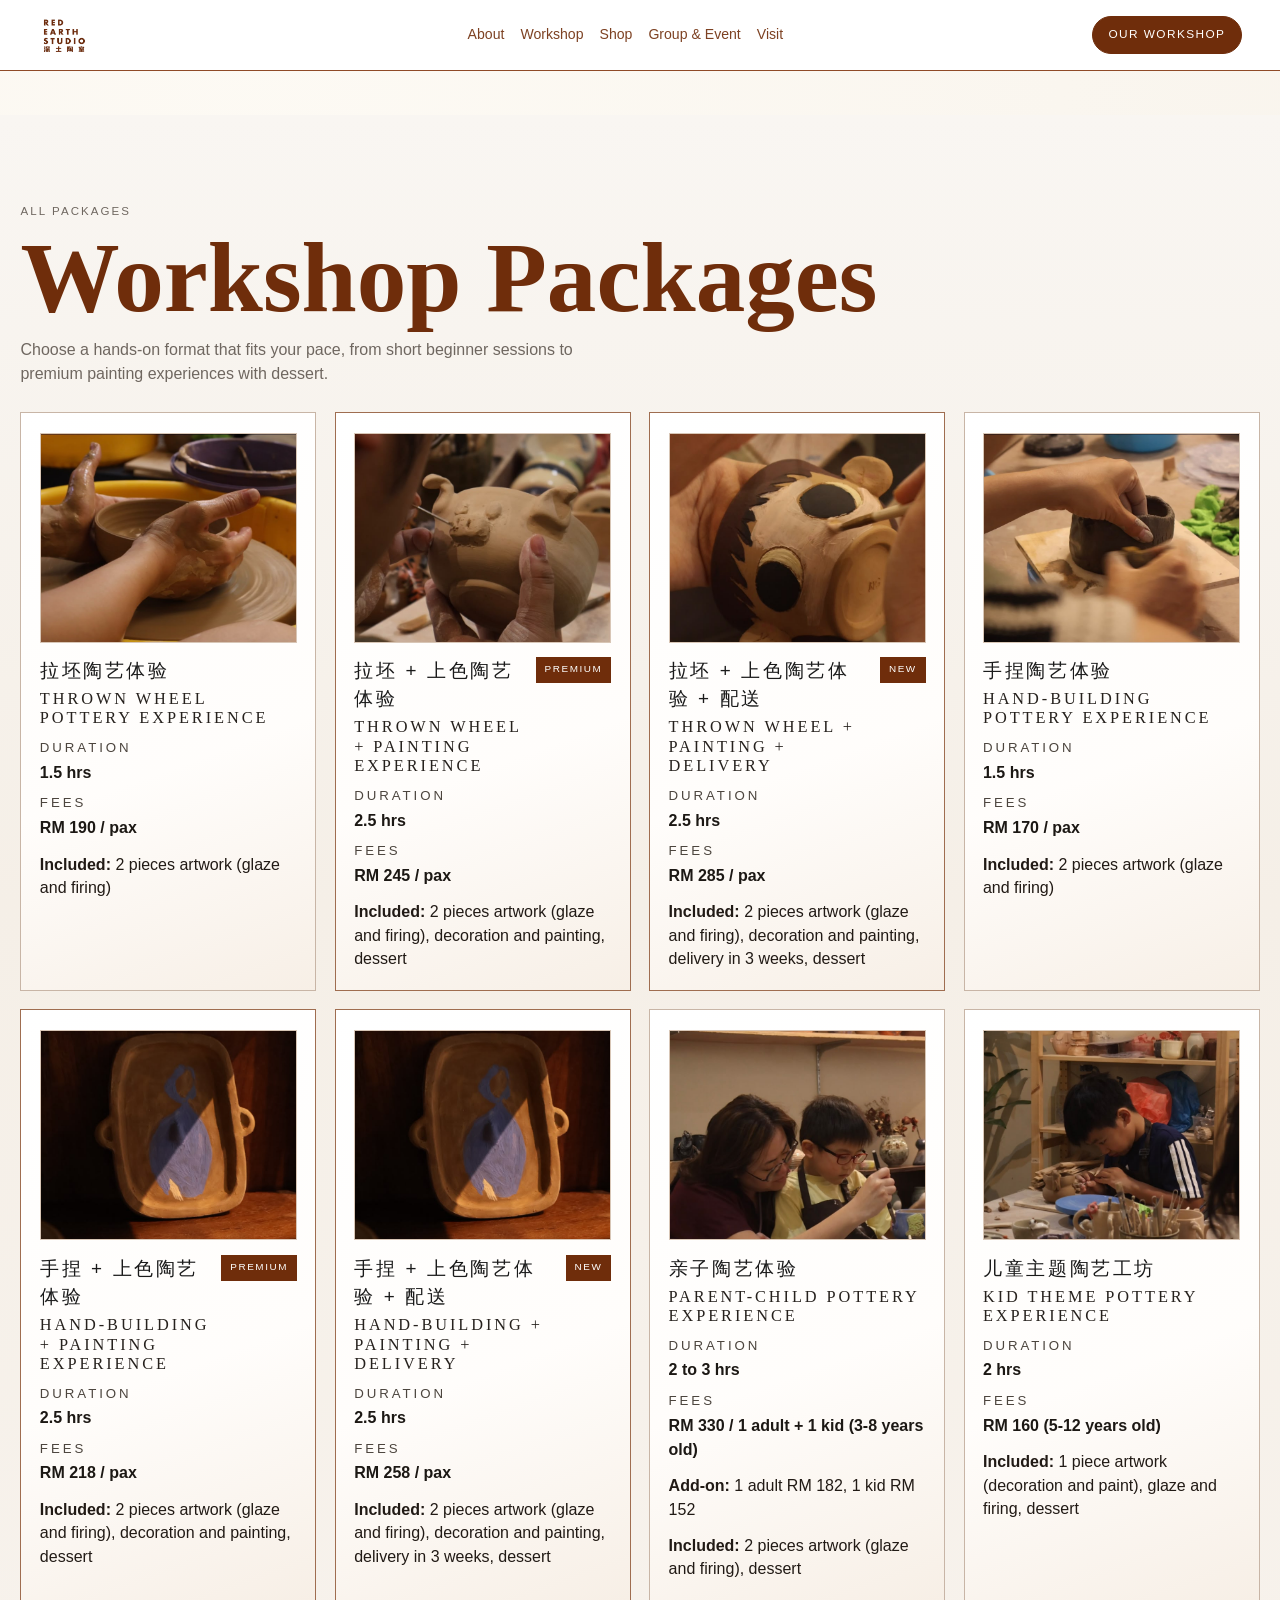
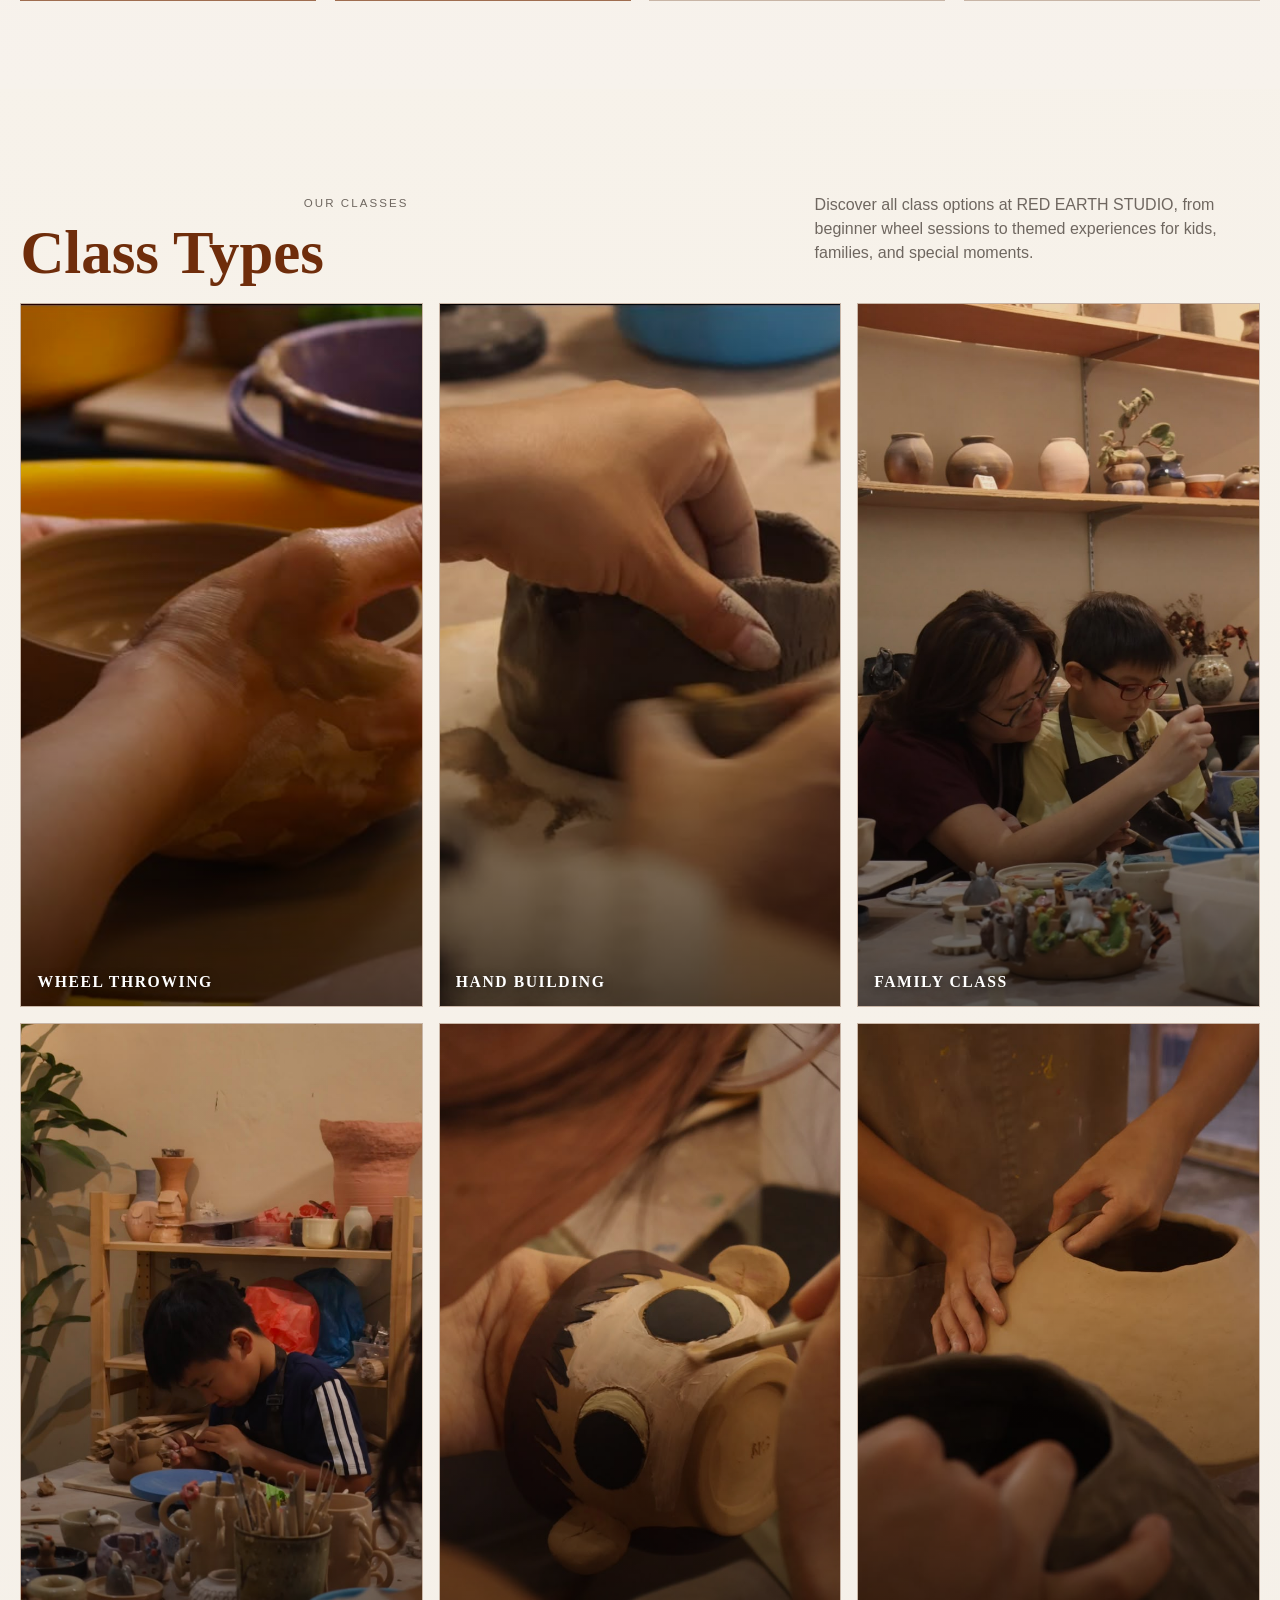
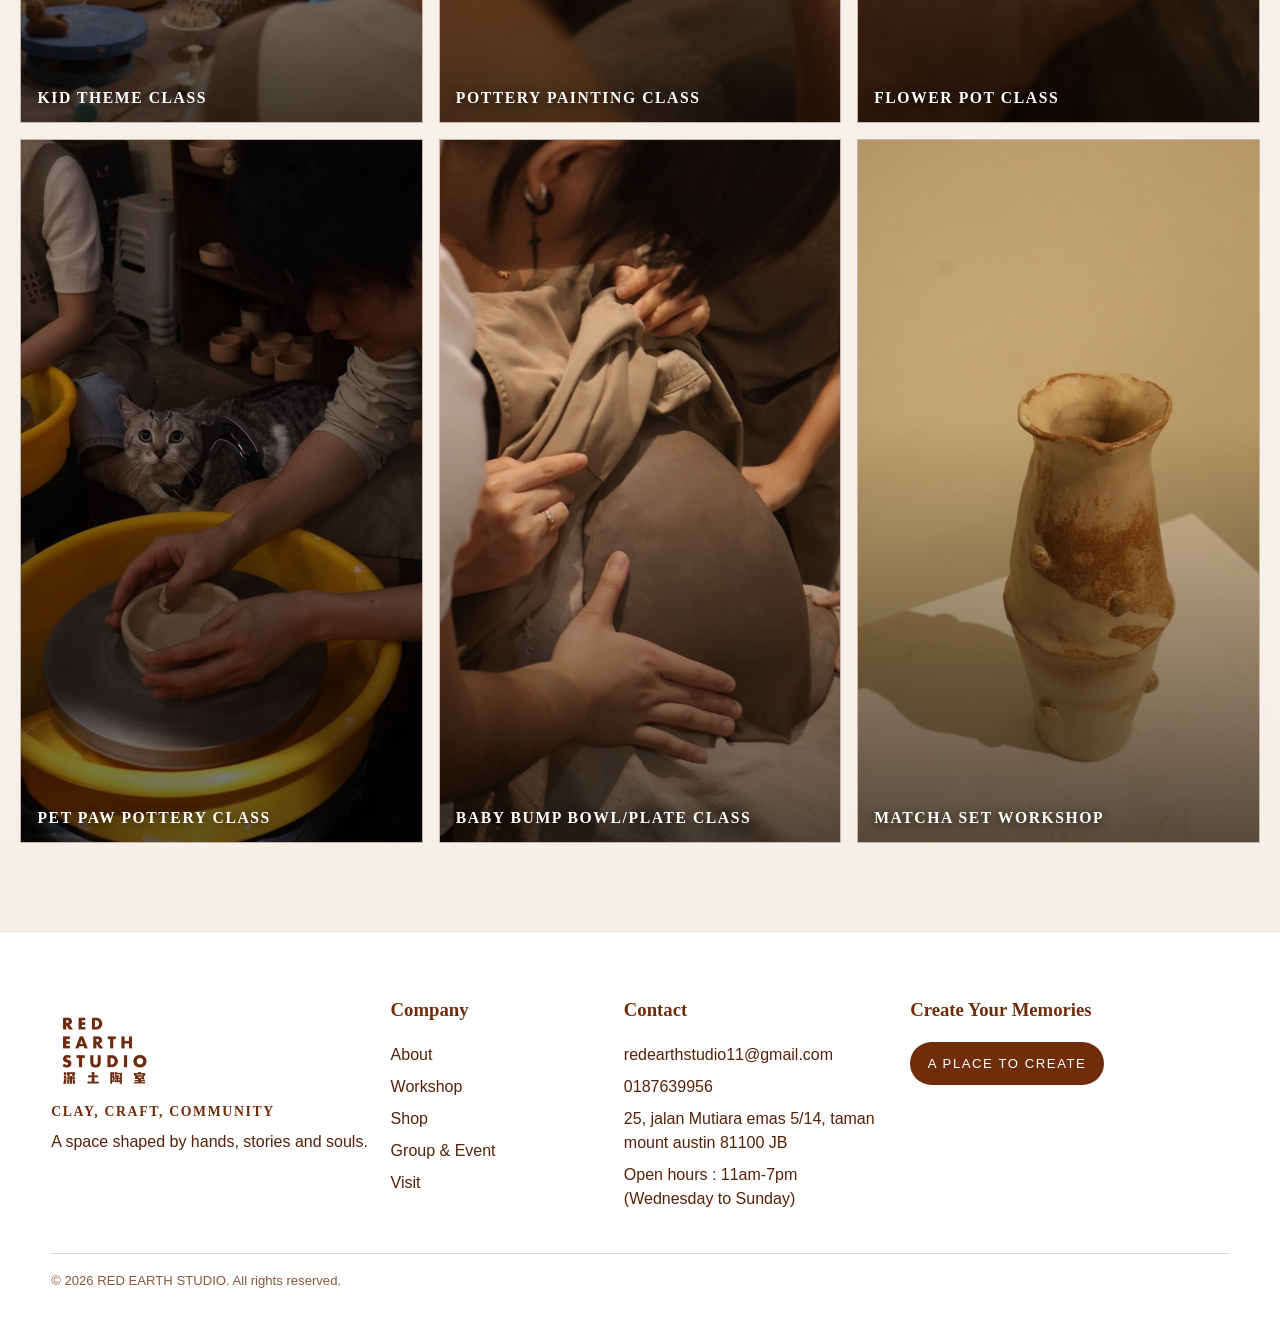
<file: workshop.html>
<!DOCTYPE html>
<html lang="en">
<head>
  <meta charset="UTF-8">
  <meta name="viewport" content="width=device-width, initial-scale=1.0">
  <title>Workshop Packages | RED EARTH STUDIO</title>
  <meta name="description" content="Browse all RED EARTH STUDIO workshop packages and choose your pottery experience.">
  <link rel="icon" type="image/png" href="red_earth_logo.png">
  <link rel="preconnect" href="https://fonts.googleapis.com">
  <link rel="preconnect" href="https://fonts.gstatic.com" crossorigin>
  <link href="https://fonts.googleapis.com/css2?family=Bodoni+Moda:opsz,wght@6..96,400;6..96,600;6..96,700&family=Outfit:wght@300;400;500;600&display=swap" rel="stylesheet">
  <link rel="stylesheet" href="styles.css">
</head>
<body>
  <header class="site-header">
    <a href="index.html" class="brand" aria-label="RED EARTH STUDIO home">
      <img src="red_earth_logo.png" alt="RED EARTH STUDIO logo">
    </a>
    <button
      id="menu-toggle"
      class="menu-toggle"
      type="button"
      aria-expanded="false"
      aria-controls="main-nav"
      aria-label="Open navigation menu"
    >
      <span></span>
      <span></span>
      <span></span>
    </button>
    <nav id="main-nav" class="main-nav" aria-label="Main navigation">
      <a href="index.html#about">About</a>
      <a href="workshop.html">Workshop</a>
      <a href="index.html#shop">Shop</a>
      <a href="index.html#workshops">Group &amp; Event</a>
      <a href="index.html#contact">Visit</a>
    </nav>
    <a href="workshop.html" class="btn btn-ghost">Our Workshop</a>
  </header>

  <main id="top" class="workshop-page">
    <section class="section package-section reveal">
      <div class="workshop-intro">
        <p class="section-mark">All Packages</p>
        <h1>Workshop Packages</h1>
        <p>
          Choose a hands-on format that fits your pace, from short beginner sessions to premium painting experiences with dessert.
        </p>
      </div>

      <div class="package-grid">
        <article class="package-card">
          <div class="package-visual">
            <img src="workshop/Wheel%20throwing.jpg" alt="Thrown wheel pottery experience">
          </div>
          <div class="package-title">
            <p class="package-cn">拉坯陶艺体验</p>
            <h3>Thrown Wheel Pottery Experience</h3>
          </div>
          <div class="package-meta">
            <p><span>Duration</span><strong>1.5 hrs</strong></p>
            <p><span>Fees</span><strong>RM 190 / pax</strong></p>
          </div>
          <p class="package-include"><strong>Included:</strong> 2 pieces artwork (glaze and firing)</p>
        </article>

        <article class="package-card premium">
          <div class="package-visual">
            <img src="workshop/Wheel%20premium.jpg" alt="Thrown wheel and painting experience">
          </div>
          <div class="package-title package-top">
            <div>
              <p class="package-cn">拉坯 + 上色陶艺体验</p>
              <h3>Thrown Wheel + Painting Experience</h3>
            </div>
            <span>Premium</span>
          </div>
          <div class="package-meta">
            <p><span>Duration</span><strong>2.5 hrs</strong></p>
            <p><span>Fees</span><strong>RM 245 / pax</strong></p>
          </div>
          <p class="package-include"><strong>Included:</strong> 2 pieces artwork (glaze and firing), decoration and painting, dessert</p>
        </article>

        <article class="package-card premium">
          <div class="package-visual">
            <img src="pottery images/class-pottery-painting.jpg" alt="Thrown wheel, painting, and delivery experience">
          </div>
          <div class="package-title package-top">
            <div>
              <p class="package-cn">拉坯 + 上色陶艺体验 + 配送</p>
              <h3>Thrown Wheel + Painting + Delivery</h3>
            </div>
            <span>New</span>
          </div>
          <div class="package-meta">
            <p><span>Duration</span><strong>2.5 hrs</strong></p>
            <p><span>Fees</span><strong>RM 285 / pax</strong></p>
          </div>
          <p class="package-include"><strong>Included:</strong> 2 pieces artwork (glaze and firing), decoration and painting, delivery in 3 weeks, dessert</p>
        </article>

        <article class="package-card">
          <div class="package-visual">
            <img src="workshop/Hand%20build.jpg" alt="Hand-building pottery experience">
          </div>
          <div class="package-title">
            <p class="package-cn">手捏陶艺体验</p>
            <h3>Hand-building Pottery Experience</h3>
          </div>
          <div class="package-meta">
            <p><span>Duration</span><strong>1.5 hrs</strong></p>
            <p><span>Fees</span><strong>RM 170 / pax</strong></p>
          </div>
          <p class="package-include"><strong>Included:</strong> 2 pieces artwork (glaze and firing)</p>
        </article>

        <article class="package-card premium">
          <div class="package-visual">
            <img src="workshop/Hand%20build%20premium.jpg" alt="Hand-building and painting experience">
          </div>
          <div class="package-title package-top">
            <div>
              <p class="package-cn">手捏 + 上色陶艺体验</p>
              <h3>Hand-building + Painting Experience</h3>
            </div>
            <span>Premium</span>
          </div>
          <div class="package-meta">
            <p><span>Duration</span><strong>2.5 hrs</strong></p>
            <p><span>Fees</span><strong>RM 218 / pax</strong></p>
          </div>
          <p class="package-include"><strong>Included:</strong> 2 pieces artwork (glaze and firing), decoration and painting, dessert</p>
        </article>

        <article class="package-card premium">
          <div class="package-visual">
            <img src="workshop/Hand%20build%20premium.jpg" alt="Hand-building, painting, and delivery experience">
          </div>
          <div class="package-title package-top">
            <div>
              <p class="package-cn">手捏 + 上色陶艺体验 + 配送</p>
              <h3>Hand-building + Painting + Delivery</h3>
            </div>
            <span>New</span>
          </div>
          <div class="package-meta">
            <p><span>Duration</span><strong>2.5 hrs</strong></p>
            <p><span>Fees</span><strong>RM 258 / pax</strong></p>
          </div>
          <p class="package-include"><strong>Included:</strong> 2 pieces artwork (glaze and firing), decoration and painting, delivery in 3 weeks, dessert</p>
        </article>

        <article class="package-card">
          <div class="package-visual">
            <img src="workshop/family%20class.jpg" alt="Parent-child pottery experience">
          </div>
          <div class="package-title">
            <p class="package-cn">亲子陶艺体验</p>
            <h3>Parent-Child Pottery Experience</h3>
          </div>
          <div class="package-meta">
            <p><span>Duration</span><strong>2 to 3 hrs</strong></p>
            <p><span>Fees</span><strong>RM 330 / 1 adult + 1 kid (3-8 years old)</strong></p>
          </div>
          <p class="package-add-on"><strong>Add-on:</strong> 1 adult RM 182, 1 kid RM 152</p>
          <p class="package-include"><strong>Included:</strong> 2 pieces artwork (glaze and firing), dessert</p>
        </article>

        <article class="package-card">
          <div class="package-visual">
            <img src="workshop/Kid%20class.jpg" alt="Kid theme pottery experience">
          </div>
          <div class="package-title">
            <p class="package-cn">儿童主题陶艺工坊</p>
            <h3>Kid Theme Pottery Experience</h3>
          </div>
          <div class="package-meta">
            <p><span>Duration</span><strong>2 hrs</strong></p>
            <p><span>Fees</span><strong>RM 160 (5-12 years old)</strong></p>
          </div>
          <p class="package-include"><strong>Included:</strong> 1 piece artwork (decoration and paint), glaze and firing, dessert</p>
        </article>
      </div>
    </section>

    <section class="section class-section reveal">
      <div class="section-head class-head">
        <div>
          <p class="section-mark">Our Classes</p>
          <h2>Class Types</h2>
        </div>
        <p>
          Discover all class options at RED EARTH STUDIO, from beginner wheel sessions to themed experiences for kids, families, and special moments.
        </p>
      </div>

      <div class="class-grid">
        <article class="class-card">
          <img src="pottery images/pottery1.jpeg" alt="Wheel throwing class session">
          <h3>Wheel Throwing</h3>
        </article>
        <article class="class-card">
          <img src="pottery images/class-hand-building.jpg" alt="Hand building pottery class">
          <h3>Hand Building</h3>
        </article>
        <article class="class-card">
          <img src="workshop/family%20class.jpg" alt="Family pottery class activity">
          <h3>Family Class</h3>
        </article>
        <article class="class-card">
          <img src="pottery images/pottery5.jpeg" alt="Kid theme pottery class">
          <h3>Kid Theme Class</h3>
        </article>
        <article class="class-card">
          <img src="pottery images/class-pottery-painting.jpg" alt="Pottery painting class in studio">
          <h3>Pottery Painting Class</h3>
        </article>
        <article class="class-card">
          <img src="pottery images/class-flower-pot.jpg" alt="Flower pot pottery class">
          <h3>Flower Pot Class</h3>
        </article>
        <article class="class-card">
          <img src="pottery images/class-pet-paw.jpg" alt="Pet paw pottery class for pet owners">
          <h3>Pet Paw Pottery Class</h3>
        </article>
        <article class="class-card">
          <img src="pottery images/class-baby-bump-plate.jpg" alt="Baby bump bowl or plate pottery class">
          <h3>Baby Bump Bowl/Plate Class</h3>
        </article>
        <article class="class-card">
          <img src="pottery images/pottery17.jpeg" alt="Matcha set pottery workshop">
          <h3>Matcha Set Workshop</h3>
        </article>
      </div>
    </section>
  </main>

  <footer class="site-footer reveal">
    <div class="footer-brand">
      <img src="red_earth_logo.png" alt="RED EARTH STUDIO logo">
      <h3 class="footer-tagline-title">CLAY, CRAFT, COMMUNITY</h3>
      <p class="footer-tagline-sub">A space shaped by hands, stories and souls.</p>
    </div>
    <div>
      <h3>Company</h3>
      <ul>
        <li><a href="index.html#about">About</a></li>
        <li><a href="workshop.html">Workshop</a></li>
        <li><a href="index.html#shop">Shop</a></li>
        <li><a href="index.html#workshops">Group &amp; Event</a></li>
        <li><a href="index.html#contact">Visit</a></li>
      </ul>
    </div>
    <div>
      <h3>Contact</h3>
      <ul>
        <li><a href="mailto:redearthstudio11@gmail.com">redearthstudio11@gmail.com</a></li>
        <li><a href="tel:0187639956">0187639956</a></li>
        <li>25, jalan Mutiara emas 5/14, taman mount austin 81100 JB</li>
        <li>Open hours : 11am-7pm (Wednesday to Sunday)</li>
      </ul>
    </div>
    <div class="newsletter" aria-label="Footer call to action">
      <h3>Create Your Memories</h3>
      <a
        href="https://wa.me/0187639956?text=Hi%2C%20I%20am%20interested%20to%20have%20pottery%20class%20with%20Red%20Earth%20Studio.%20Please%20provide%20more%20info."
        class="btn btn-secondary"
        target="_blank"
        rel="noopener noreferrer"
      >A Place to Create</a>
    </div>
    <p class="copyright">© 2026 RED EARTH STUDIO. All rights reserved.</p>
  </footer>

  <script src="script.js"></script>
</body>
</html>
</file>
<file: styles.css>
:root {
  --brand: #6f2d0b;
  --brand-deep: #552208;
  --sand: #f5f1eb;
  --ink: #1f1a17;
  --muted: #6f6760;
  --card: #fffdf9;
  --line: #e7ddd1;
}

* {
  box-sizing: border-box;
}

html,
body {
  margin: 0;
  padding: 0;
}

html {
  scroll-behavior: auto;
}

body {
  font-family: Futura, "Trebuchet MS", Arial, sans-serif;
  color: var(--ink);
  line-height: 1.5;
  overflow-x: hidden;
  background:
    radial-gradient(circle at 20% 0%, #fdfaf4 0%, #f7f2ea 35%, #f4efe8 100%);
}

img {
  max-width: 100%;
  display: block;
}

a {
  color: inherit;
  text-decoration: none;
}

.site-header {
  position: fixed;
  top: 0;
  left: 0;
  width: 100%;
  z-index: 50;
  display: grid;
  grid-template-columns: 120px 1fr auto;
  align-items: center;
  gap: 1rem;
  padding: 0.55rem 3vw;
  border-bottom: 1px solid #8f4a27;
  background: #fff;
  color: var(--brand);
}

body:not(.is-ready) .site-header {
  opacity: 0;
  transform: translateY(-14px);
  filter: blur(10px);
}

body.is-ready .site-header {
  opacity: 1;
  transform: translateY(0);
  filter: blur(0);
  transition: opacity 0.75s ease, transform 0.75s ease, filter 0.85s ease;
}

.brand {
  display: inline-flex;
  align-items: center;
}

.brand img {
  width: 52px;
}

.menu-toggle {
  display: none;
  width: 42px;
  height: 42px;
  border: 1px solid rgba(111, 45, 11, 0.45);
  background: transparent;
  border-radius: 10px;
  padding: 0.55rem;
  cursor: pointer;
}

.menu-toggle span {
  display: block;
  width: 100%;
  height: 2px;
  background: var(--brand);
  margin: 4px 0;
}

.main-nav {
  display: flex;
  justify-content: center;
  gap: 1rem;
  font-size: 0.88rem;
}

.main-nav a {
  opacity: 0.9;
  transition: opacity 0.2s ease;
}

.main-nav a:hover {
  opacity: 1;
}

.hero {
  min-height: 100svh;
  height: 100svh;
  display: flex;
  align-items: flex-end;
  position: relative;
  overflow: hidden;
  padding: 7rem 4vw 3rem;
  color: #fff;
}

.hero-video {
  position: absolute;
  inset: 0;
  width: 100%;
  height: 100%;
  object-fit: cover;
  pointer-events: none;
}

.hero-overlay {
  position: absolute;
  inset: 0;
  background:
    linear-gradient(110deg, rgba(22, 15, 10, 0.82) 0%, rgba(22, 15, 10, 0.54) 43%, rgba(22, 15, 10, 0.2) 100%);
}

.hero-content {
  position: relative;
  z-index: 2;
  width: min(1180px, 100%);
  margin: 0 auto;
  display: grid;
  grid-template-columns: 1fr;
  gap: 2rem;
}

body:not(.is-ready) .hero-content > * {
  opacity: 0;
  transform: translateY(24px) scale(0.985);
  filter: blur(14px);
}

body.is-ready .hero-content > * {
  opacity: 1;
  transform: translateY(0) scale(1);
  filter: blur(0);
  transition: opacity 0.9s ease, transform 0.85s ease, filter 1.05s ease;
}

body.is-ready .hero-content > *:nth-child(1) {
  transition-delay: 0.2s;
}

body.is-ready .hero-content > *:nth-child(2) {
  transition-delay: 0.36s;
}

.eyebrow,
.section-mark {
  letter-spacing: 0.18em;
  text-transform: uppercase;
  font-size: 0.72rem;
  color: #dbc8b7;
}

h1,
h2 {
  font-family: Charter, "Times New Roman", serif;
  font-weight: 600;
  line-height: 0.94;
  margin: 0.45rem 0 1rem;
}

h1 {
  font-size: clamp(2.6rem, 8vw, 6.2rem);
}

.hero h1 {
  font-family: Futura, "Futura PT", "Trebuchet MS", Arial, sans-serif;
  font-weight: 700;
}

h2 {
  font-size: clamp(2rem, 5.5vw, 3.8rem);
  color: var(--brand);
}

.hero p {
  max-width: 48ch;
}

.hero-content > div > p:not(.eyebrow) {
  font-family: Charter, "Bitstream Charter", "Times New Roman", serif;
}

.btn {
  border: 0;
  display: inline-flex;
  align-items: center;
  justify-content: center;
  padding: 0.72rem 1.1rem;
  border-radius: 999px;
  font-size: 0.82rem;
  text-transform: uppercase;
  letter-spacing: 0.12em;
  cursor: pointer;
  transition: transform 0.18s ease, background 0.2s ease;
}

.btn:hover {
  transform: translateY(-2px);
}

.btn-primary,
.btn-secondary {
  background: var(--brand);
  color: #fff;
}

.btn-primary:hover,
.btn-secondary:hover {
  background: var(--brand-deep);
}

.btn-ghost {
  color: #fff;
  background: var(--brand);
  border: 1px solid var(--brand);
  padding: 0.56rem 0.95rem;
  font-size: 0.74rem;
}

.btn-ghost:hover {
  background: var(--brand-deep);
  border-color: var(--brand-deep);
}

.section {
  width: min(1180px, 100%);
  margin: 0 auto;
  padding: 5.5rem 4vw;
}

.about-layout {
  width: min(1320px, 100%);
  display: grid;
  grid-template-columns: 1fr 1.08fr;
  gap: 2rem;
  align-items: start;
}

.about-header {
  display: grid;
  grid-template-columns: 0.92fr 1fr;
  gap: 2rem;
  align-items: start;
}

.about-title .section-mark {
  margin: 0;
}

.about-title h2 {
  margin-top: 0.35rem;
  margin-bottom: 0;
  line-height: 1.02;
}

.about-lead {
  margin: 0;
  max-width: 24ch;
  padding-top: 2.2rem;
  color: var(--muted);
  line-height: 1.33;
}

.about-main-image {
  grid-column: 2;
  grid-row: 1 / span 2;
}

.about-main-image img {
  height: 594px;
  width: 100%;
  object-fit: cover;
  object-position: center;
}

.about-lower {
  margin-top: 3.6rem;
  display: grid;
  grid-template-columns: max-content 1fr;
  column-gap: 1rem;
  row-gap: 0.85rem;
  align-items: start;
}

.about-controls {
  display: flex;
  gap: 0.55rem;
}

.about-controls button {
  width: 36px;
  height: 36px;
  border: 1px solid #d7d0c9;
  background: #fff;
  color: #2a231e;
  font-size: 1.28rem;
  line-height: 1;
  padding: 0;
  cursor: pointer;
}

.about-thumbs {
  grid-column: 1;
  display: grid;
  grid-template-columns: repeat(2, minmax(120px, 164px));
  gap: 0.7rem;
}

.about-thumbs img {
  width: 100%;
  height: 172px;
  object-fit: cover;
}

.about-secondary {
  grid-column: 2;
  margin: 0;
  max-width: 22ch;
  align-self: end;
  color: var(--muted);
  line-height: 1.3;
}

.card img,
.founder-grid img,
.gallery img,
.product-card img {
  width: 100%;
  object-fit: cover;
}

.section-head {
  display: grid;
  grid-template-columns: 1fr 1fr;
  gap: 2rem;
  align-items: end;
  margin-bottom: 1.4rem;
}

.section-head p {
  color: var(--muted);
  max-width: 50ch;
  margin-left: auto;
}

.cards {
  display: grid;
  gap: 1rem;
}

.cards.four {
  grid-template-columns: repeat(4, 1fr);
}

#workshops .cards.four {
  gap: 1.4rem;
  align-items: start;
}

#workshops .card {
  display: flex;
  flex-direction: column;
  background: transparent;
  border: none;
}

#workshops .card img {
  height: 355px;
}

#workshops .section-head h2 {
  white-space: nowrap;
  font-size: clamp(1.55rem, 3vw, 3.2rem);
}

#workshops .card h3 {
  margin: 1rem 0 0.45rem;
  color: var(--brand);
  font-size: clamp(0.8rem, 1.02vw, 1.22rem);
  line-height: 1.05;
  white-space: nowrap;
  min-height: 1.3em;
}

#workshops .card p {
  margin: 0;
  max-width: 24ch;
  min-height: 4.3em;
  color: var(--brand-deep);
}

.cards.three {
  grid-template-columns: repeat(3, 1fr);
}

.package-section {
  background:
    linear-gradient(180deg, #f9f6f2 0%, #f5efe7 50%, #f7f2ec 100%);
}

.package-grid {
  display: grid;
  grid-template-columns: repeat(2, 1fr);
  gap: 1.15rem;
}

#packages .package-grid {
  grid-template-columns: repeat(4, minmax(0, 1fr));
}

.package-card {
  position: relative;
  background: linear-gradient(160deg, #fff 0%, #fffdfb 60%, #f7efe6 100%);
  border: 1px solid #c8b5a6;
  padding: 1.25rem 1.15rem;
  overflow: hidden;
  transition: transform 0.3s ease, box-shadow 0.3s ease, border-color 0.3s ease;
}

.package-card::before {
  content: "";
  position: absolute;
  inset: 0;
  background: linear-gradient(120deg, rgba(111, 45, 11, 0.08) 0%, rgba(111, 45, 11, 0) 45%);
  opacity: 0;
  transition: opacity 0.3s ease;
  pointer-events: none;
}

.package-card:hover {
  transform: translateY(-6px);
  border-color: #9a603d;
  box-shadow: 0 16px 32px rgba(53, 25, 9, 0.14);
}

.package-card:hover::before {
  opacity: 1;
}

.package-title {
  margin-bottom: 0.65rem;
}

.package-cn {
  margin: 0;
  color: #1a1a1a;
  font-size: 1.18rem;
  letter-spacing: 0.14em;
}

.package-card h3 {
  margin: 0.22rem 0 0;
  font-family: Charter, "Times New Roman", serif;
  font-size: 1.02rem;
  font-weight: 500;
  letter-spacing: 0.18em;
  text-transform: uppercase;
  line-height: 1.2;
  color: #26211d;
}

.package-meta {
  display: grid;
  gap: 0.55rem;
}

.package-meta p {
  margin: 0;
  display: grid;
  gap: 0.15rem;
}

.package-meta span {
  color: #4c453e;
  font-size: 0.83rem;
  letter-spacing: 0.22em;
  text-transform: uppercase;
}

.package-meta strong {
  font-weight: 600;
  color: #1c1814;
}

.package-include,
.package-add-on {
  margin: 0.8rem 0 0;
  color: #211a15;
  line-height: 1.45;
}

.package-top {
  display: flex;
  justify-content: space-between;
  align-items: start;
  gap: 0.6rem;
}

.package-top span {
  background: var(--brand);
  color: #fff;
  text-transform: uppercase;
  letter-spacing: 0.16em;
  font-size: 0.62rem;
  padding: 0.34rem 0.56rem;
  white-space: nowrap;
  align-self: start;
}

.package-card.premium {
  border-color: #9f6d50;
}

.workshop-page {
  padding-top: 7.2rem;
}

#packages.package-section,
.workshop-page .package-section {
  width: min(1760px, 100%);
  padding-left: 1.6vw;
  padding-right: 1.6vw;
}

.workshop-page .package-grid {
  grid-template-columns: repeat(4, minmax(0, 1fr));
}

.class-section {
  background: transparent;
}

.workshop-page .class-section {
  width: min(1760px, 100%);
  padding-left: 1.6vw;
  padding-right: 1.6vw;
}

.class-head h2 {
  margin: 0.4rem 0 0;
}

.class-grid {
  display: grid;
  grid-template-columns: repeat(3, minmax(0, 1fr));
  gap: 1rem;
}

.class-card {
  position: relative;
  border: 1px solid #c8b5a6;
  overflow: hidden;
  min-height: 260px;
  background: #000;
}

.class-card::after {
  content: "";
  position: absolute;
  inset: 0;
  background: linear-gradient(180deg, rgba(0, 0, 0, 0.08) 40%, rgba(0, 0, 0, 0.62) 100%);
  pointer-events: none;
}

.class-card img {
  width: 100%;
  height: 100%;
  min-height: 260px;
  object-fit: cover;
  display: block;
}

.class-card h3 {
  margin: 0;
  font-family: Charter, "Times New Roman", serif;
  color: #fff;
  letter-spacing: 0.1em;
  text-transform: uppercase;
  line-height: 1.25;
  font-size: 0.98rem;
  position: absolute;
  left: 1rem;
  right: 1rem;
  bottom: 0.9rem;
  z-index: 1;
  text-shadow: 0 2px 10px rgba(0, 0, 0, 0.6);
}

.workshop-intro {
  margin-bottom: 1.6rem;
}

.workshop-intro h1 {
  margin: 0.45rem 0 0.7rem;
  color: var(--brand);
  line-height: 1;
}

.workshop-intro p {
  margin: 0;
  max-width: 64ch;
  color: var(--muted);
}

.package-visual {
  margin-bottom: 0.9rem;
}

.package-visual img {
  width: 100%;
  height: 210px;
  object-fit: cover;
  border: 1px solid #d8c6b6;
}

.package-image-placeholder {
  width: 100%;
  height: 210px;
  border: 1px dashed #b39682;
  background: linear-gradient(145deg, #f8f2eb 0%, #efe5da 100%);
  display: flex;
  align-items: center;
  justify-content: center;
  color: #6e5647;
  text-transform: uppercase;
  letter-spacing: 0.12em;
  font-size: 0.76rem;
  text-align: center;
  padding: 0 1rem;
}

.happens-section {
  background: transparent;
  border: none;
  width: min(1420px, 100%);
  padding-left: 2vw;
  padding-right: 2vw;
}

.happens-head {
  text-align: center;
  margin-bottom: 2rem;
}

.happens-head .section-mark {
  color: #7d736b;
  margin: 0;
}

.happens-head h2 {
  margin: 0.55rem 0 0;
  color: #1f1a17;
  line-height: 1.02;
}

.happens-grid {
  display: grid;
  grid-template-columns: repeat(3, 1fr);
  gap: 0;
  border: 1px solid #e7ddd1;
  background: #fff;
}

.happens-card {
  display: flex;
  flex-direction: column;
  align-items: center;
  text-align: center;
  padding: 2rem 1.5rem 1.6rem;
  min-height: 360px;
}

.happens-card + .happens-card {
  border-left: 1px solid #e7ddd1;
}

.happens-icon {
  width: 84px;
  height: 84px;
  border-radius: 50%;
  background: #f1ede6;
  color: #4f3c2e;
  display: inline-flex;
  align-items: center;
  justify-content: center;
  margin-bottom: 1.5rem;
}

.happens-icon svg {
  width: 38px;
  height: 38px;
}

.happens-card h3 {
  margin: 0;
  color: #201b18;
  font-family: Charter, "Times New Roman", serif;
  text-transform: uppercase;
  letter-spacing: 0.05em;
  font-size: 1.95rem;
}

.happens-card p {
  margin: 0.8rem 0 1.35rem;
  max-width: 24ch;
  color: #2f2a26;
  font-size: 1.02rem;
  line-height: 1.45;
}

.happens-card a {
  margin-top: auto;
  color: #4f3c2e;
  text-transform: uppercase;
  font-size: 0.86rem;
  letter-spacing: 0.08em;
  font-weight: 400;
  text-decoration: underline;
  text-decoration-thickness: 1px;
  text-underline-offset: 6px;
  transition: color 0.2s ease, text-decoration-thickness 0.2s ease;
}

.happens-card a:hover {
  color: var(--brand);
  text-decoration-thickness: 2px;
}

.card {
  background: var(--card);
  border: 1px solid var(--line);
}

.card img {
  height: 220px;
}

.card h3,
.product-card h3,
.quote-card h3 {
  margin: 0.9rem 1rem 0.3rem;
  font-family: Charter, "Times New Roman", serif;
  color: var(--brand);
}

.card p,
.product-card p {
  margin: 0 1rem 1rem;
  color: var(--muted);
}

.founder {
  display: grid;
  grid-template-columns: 1.05fr 0.95fr;
  gap: 2rem;
}

.founder-grid {
  display: grid;
  grid-template-columns: 1fr;
  gap: 1rem;
}

.founder-grid img {
  width: 100%;
  min-height: 450px;
  object-fit: cover;
}

.founder-name {
  font-family: Charter, "Times New Roman", serif;
  font-size: 1.2rem;
  color: var(--brand);
}

.studio-meta {
  border-left: 3px solid var(--brand);
  padding-left: 1rem;
  margin-top: 1.2rem;
}

.studio-meta p {
  margin: 0.35rem 0;
}

.faq {
  display: grid;
  grid-template-columns: 0.8fr 1.2fr;
  gap: 2rem;
  align-items: start;
}

.faq-list details {
  border-bottom: 1px solid var(--line);
  padding: 0.8rem 0;
}

.faq-list summary {
  list-style: none;
  cursor: pointer;
  position: relative;
  padding-right: 2rem;
  font-weight: 500;
}

.faq-list summary::-webkit-details-marker {
  display: none;
}

.faq-list summary::after {
  content: "+";
  position: absolute;
  right: 0;
  top: 0;
  font-size: 1.2rem;
  color: var(--brand);
}

.faq-list details[open] summary::after {
  content: "-";
}

.faq-list p {
  margin: 0.6rem 0 0;
  color: var(--muted);
}

.gallery-carousel {
  position: relative;
  width: 100%;
  padding: 0 4vw;
}

.carousel-viewport {
  overflow: hidden;
}

.carousel-track {
  display: flex;
  will-change: transform;
}

.carousel-slide {
  flex: 0 0 auto;
  padding: 0 0.5rem;
}

.carousel-slide img {
  width: 100%;
  height: 335px;
  object-fit: cover;
}

.carousel-btn {
  position: absolute;
  top: 50%;
  transform: translateY(-50%);
  width: 40px;
  height: 40px;
  border: 1px solid rgba(111, 45, 11, 0.3);
  background: rgba(255, 255, 255, 0.88);
  color: var(--brand);
  font-size: 1.45rem;
  line-height: 1;
  cursor: pointer;
  z-index: 3;
}

.carousel-btn.prev {
  left: 4.35vw;
}

.carousel-btn.next {
  right: 4.35vw;
}

.carousel-btn:hover {
  background: #fff;
}

.image-lightbox {
  position: fixed;
  inset: 0;
  z-index: 120;
  background: rgba(8, 6, 4, 0.88);
  display: none;
  align-items: center;
  justify-content: center;
  padding: 2rem;
}

.image-lightbox.is-open {
  display: flex;
}

.image-lightbox img {
  max-width: min(1200px, 92vw);
  max-height: 88vh;
  width: auto;
  height: auto;
  object-fit: contain;
  box-shadow: 0 18px 44px rgba(0, 0, 0, 0.42);
}

.lightbox-close {
  position: absolute;
  top: 1.2rem;
  right: 1.25rem;
  border: none;
  background: transparent;
  color: #fff;
  font-size: 2.2rem;
  line-height: 1;
  cursor: pointer;
}

.floating-whatsapp {
  position: fixed;
  right: 1rem;
  bottom: 1rem;
  z-index: 95;
  background: #25d366;
  color: #fff;
  width: 58px;
  height: 58px;
  border-radius: 50%;
  display: inline-flex;
  align-items: center;
  justify-content: center;
  box-shadow: 0 10px 24px rgba(0, 0, 0, 0.26);
  transition: transform 0.2s ease, background 0.2s ease;
}

.floating-whatsapp:hover {
  background: #1ebe5b;
  transform: translateY(-2px);
}

.whatsapp-icon {
  width: 28px;
  height: 28px;
  fill: currentColor;
}

.quote-card {
  background: #fff;
  border: 1px solid var(--line);
  padding: 1.2rem;
}

.quote-card p {
  margin: 0;
  color: var(--muted);
}

.quote-card h3 {
  margin: 1rem 0 0;
}

.contact-section {
  position: relative;
  margin-top: 2.2rem;
  margin-bottom: 0;
  min-height: auto;
  padding: 4.4rem 4vw;
  color: #fff;
  overflow: hidden;
}

.contact-video {
  position: absolute;
  inset: 0;
  width: 100%;
  height: 100%;
  object-fit: cover;
  pointer-events: none;
}

.contact-overlay {
  position: absolute;
  inset: 0;
  background: rgba(20, 14, 10, 0.54);
}

.contact-content {
  position: relative;
  z-index: 2;
  width: min(1080px, 100%);
  margin: 0 auto;
}

.contact-content {
  display: grid;
  grid-template-columns: 0.88fr 1.12fr;
  gap: 2.3rem;
  align-items: start;
}

.contact-intro h2 {
  color: #fff;
  margin: 0 0 0.8rem;
}

.contact-intro p {
  margin: 0;
  color: rgba(255, 255, 255, 0.9);
  max-width: 34ch;
}

.contact-studio h2 {
  font-size: clamp(2rem, 4.1vw, 4.2rem);
}

.contact-right {
  width: min(470px, 100%);
  margin-left: auto;
}

.contact-form-head {
  text-align: right;
  margin-bottom: 0.9rem;
}

.contact-form-head h2 {
  color: #fff;
  margin: 0 0 0.55rem;
}

.contact-form-head p {
  margin: 0;
  color: rgba(255, 255, 255, 0.9);
  margin-left: auto;
  max-width: 40ch;
}

.contact-form input,
.contact-form textarea {
  width: 100%;
  border: 1px solid rgba(255, 255, 255, 0.5);
  background: rgba(255, 255, 255, 0.05);
  color: #fff;
  padding: 0.82rem 0.8rem;
  font-family: Futura, "Trebuchet MS", Arial, sans-serif;
  font-size: 1rem;
  border-radius: 0;
}

.contact-form input::placeholder,
.contact-form textarea::placeholder {
  color: rgba(255, 255, 255, 0.65);
}

.contact-row {
  display: grid;
  grid-template-columns: 1fr 1fr;
  gap: 0.7rem;
  margin-top: 0.7rem;
}

.contact-form textarea {
  margin-top: 0.7rem;
  resize: vertical;
}

.contact-form .btn {
  margin-top: 1.1rem;
  width: 100%;
  background: #fff;
  color: #5e2a0f;
  border-radius: 0;
}

#contact-status {
  min-height: 1.2rem;
  margin: 0.55rem 0 0;
  color: #fff;
  font-size: 0.88rem;
}

.products {
  background: linear-gradient(180deg, rgba(111, 45, 11, 0.05) 0%, rgba(111, 45, 11, 0.09) 100%);
}

.products-grid {
  display: grid;
  grid-template-columns: repeat(4, 1fr);
  gap: 1rem;
}

.product-card {
  background: #fff;
  border: 1px solid var(--line);
}

.product-card img {
  height: 210px;
}

.site-footer {
  margin-top: 0;
  padding: 4rem 4vw 2rem;
  background: #fff;
  color: var(--brand);
  display: grid;
  grid-template-columns: 1.2fr 0.8fr 1fr 1.2fr;
  gap: 1.3rem;
  border-top: 1px solid #e7ddd1;
}

.site-footer img {
  width: 106px;
}

.footer-brand img {
  background: transparent;
  border-radius: 0;
  padding: 0;
}

.site-footer h3 {
  font-family: Charter, "Times New Roman", serif;
  margin-top: 0;
  color: var(--brand);
}

.footer-tagline-title {
  margin: 22px 0 0.45rem;
  letter-spacing: 0.12em;
  font-size: 0.86rem;
  text-transform: uppercase;
  font-family: Charter, "Times New Roman", serif;
  color: var(--brand);
}

.footer-tagline-sub {
  margin: 0;
  color: var(--brand-deep);
  max-width: none;
  white-space: nowrap;
}

.site-footer ul {
  margin: 0;
  padding: 0;
  list-style: none;
}

.site-footer li {
  margin-bottom: 0.5rem;
  color: var(--brand-deep);
}

.newsletter div {
  display: flex;
  gap: 0.5rem;
}

.newsletter .btn {
  margin-top: 0.5rem;
  background: var(--brand);
  color: #fff;
}

.newsletter .btn:hover {
  background: var(--brand-deep);
  color: #fff;
}

.newsletter h3 {
  margin-bottom: 0.6rem;
}

.newsletter input {
  width: 100%;
  border: 1px solid #60412f;
  background: transparent;
  color: var(--brand);
  padding: 0.68rem 0.72rem;
}

.newsletter input::placeholder {
  color: #9f7d68;
}

.sr-only {
  position: absolute;
  width: 1px;
  height: 1px;
  padding: 0;
  margin: -1px;
  overflow: hidden;
  clip: rect(0, 0, 0, 0);
  white-space: nowrap;
  border: 0;
}

.copyright {
  grid-column: 1 / -1;
  margin: 0.8rem 0 0;
  opacity: 0.8;
  font-size: 0.82rem;
  border-top: 1px solid rgba(111, 45, 11, 0.25);
  padding-top: 1.1rem;
}

.reveal {
  opacity: 0;
  transform: translateY(26px) scale(0.99);
  filter: blur(12px);
  transition: opacity 0.8s ease, transform 0.8s ease, filter 0.95s ease;
}

.reveal.in-view {
  opacity: 1;
  transform: translateY(0);
  filter: blur(0);
}

@media (max-width: 1080px) {
  .site-header {
    grid-template-columns: auto 1fr auto;
  }

  .main-nav {
    display: none;
    position: absolute;
    top: calc(100% + 8px);
    right: 3vw;
    min-width: 220px;
    padding: 0.9rem;
    background: #fff;
    border: 1px solid rgba(111, 45, 11, 0.35);
    border-radius: 12px;
    box-shadow: 0 14px 30px rgba(0, 0, 0, 0.25);
    flex-direction: column;
    align-items: flex-start;
    gap: 0.6rem;
    z-index: 55;
  }

  .main-nav.is-open {
    display: flex;
  }

  .menu-toggle {
    display: block;
    justify-self: end;
  }

  .hero-content,
  .about-layout,
  .founder,
  .faq,
  .section-head,
  .site-footer {
    grid-template-columns: 1fr;
  }

  .cards.four,
  .products-grid {
    grid-template-columns: repeat(2, 1fr);
  }

  .happens-grid {
    grid-template-columns: 1fr;
  }

  .happens-card {
    min-height: auto;
  }

  .happens-card + .happens-card {
    border-left: none;
    border-top: 1px solid #e7ddd1;
  }

  .contact-content {
    grid-template-columns: 1fr;
    gap: 1.5rem;
  }

  .contact-right {
    width: 100%;
    margin-left: 0;
  }

  .contact-form-head {
    text-align: left;
  }

  .contact-form-head p {
    margin-left: 0;
    max-width: 55ch;
  }

  .contact-intro p {
    max-width: 55ch;
  }

  #workshops .card img {
    height: 320px;
  }

  #workshops .section-head h2 {
    white-space: normal;
  }

  .package-grid {
    grid-template-columns: 1fr;
  }

  .workshop-page .package-grid {
    grid-template-columns: repeat(2, minmax(0, 1fr));
  }

  #packages .package-grid {
    grid-template-columns: repeat(2, minmax(0, 1fr));
  }

  .class-grid {
    grid-template-columns: repeat(2, minmax(0, 1fr));
  }

  .workshop-page {
    padding-top: 6.4rem;
  }

  .about-main-image {
    grid-column: 1;
    grid-row: auto;
  }

  .about-main-image img {
    height: 440px;
  }

  .about-header {
    grid-template-columns: 1fr;
    gap: 0.9rem;
  }

  .about-lead {
    max-width: 42ch;
    padding-top: 0;
  }

  .about-lower {
    margin-top: 0.7rem;
  }

  .cards.three {
    grid-template-columns: repeat(2, 1fr);
  }

  .carousel-slide img {
    height: 295px;
  }

  .carousel-btn {
    width: 36px;
    height: 36px;
  }
}

@media (max-width: 700px) {
  .site-header {
    grid-template-columns: auto 1fr auto;
    align-items: center;
    gap: 0.6rem;
  }

  .brand img {
    width: 58px;
  }

  .btn-ghost {
    display: none;
  }

  .section {
    padding: 3.9rem 4vw;
  }

  .hero {
    min-height: 100svh;
    height: 100svh;
    padding-top: 6.1rem;
    padding-bottom: 2rem;
  }

  .hero-video {
    object-position: 72% center;
  }

  .hero-content {
    gap: 1rem;
  }

  .hero p {
    margin-bottom: 0.75rem;
  }

  .main-nav {
    right: 4vw;
    left: 4vw;
    min-width: auto;
  }

  .cards.four,
  .cards.three,
  .products-grid {
    grid-template-columns: 1fr;
  }

  .happens-card {
    padding: 1.55rem 1.1rem 1.3rem;
  }

  .happens-head {
    margin-bottom: 1.25rem;
  }

  .happens-head h2 {
    font-size: clamp(2rem, 9vw, 3rem);
  }

  .happens-card h3 {
    font-size: 1.55rem;
  }

  .happens-card a {
    font-size: 0.8rem;
  }

  .contact-section {
    min-height: auto;
    padding: 4rem 4vw 5rem;
  }

  .contact-row {
    grid-template-columns: 1fr;
  }

  #workshops .card img {
    height: 260px;
  }

  #workshops .section-head h2 {
    font-size: clamp(2rem, 8.6vw, 3rem);
    line-height: 0.95;
  }

  #workshops .card h3 {
    font-size: clamp(1.28rem, 6vw, 1.85rem);
    line-height: 1.08;
    white-space: normal;
  }

  #workshops .card p {
    min-height: 0;
  }

  .package-cn {
    font-size: 1.05rem;
    letter-spacing: 0.1em;
  }

  .package-card h3 {
    font-size: 0.9rem;
    letter-spacing: 0.12em;
  }

  .package-image-placeholder {
    height: 188px;
    font-size: 0.7rem;
  }

  .package-visual img {
    height: 188px;
  }

  .class-grid {
    grid-template-columns: 1fr;
  }

  #packages .package-grid {
    grid-template-columns: 1fr;
  }

  .about-main-image img,
  .about-thumbs img,
  .founder-grid img {
    height: 250px;
    min-height: auto;
  }

  .carousel-slide img {
    height: 250px;
  }

  .carousel-btn {
    top: auto;
    bottom: -52px;
    transform: none;
  }

  .carousel-btn {
    display: none;
  }

  .floating-whatsapp {
    right: 0.8rem;
    bottom: 0.8rem;
    width: 54px;
    height: 54px;
  }

  .carousel-btn.prev {
    left: calc(50% - 46px);
  }

  .carousel-btn.next {
    right: calc(50% - 46px);
  }

  .about-lower {
    grid-template-columns: 1fr;
    gap: 0.9rem;
  }

  .about-thumbs,
  .about-secondary {
    grid-column: 1;
  }

  .about-secondary {
    max-width: 100%;
  }

  .footer-tagline-sub {
    white-space: normal;
  }

  .site-footer img {
    width: 88px;
  }
}
</file>
